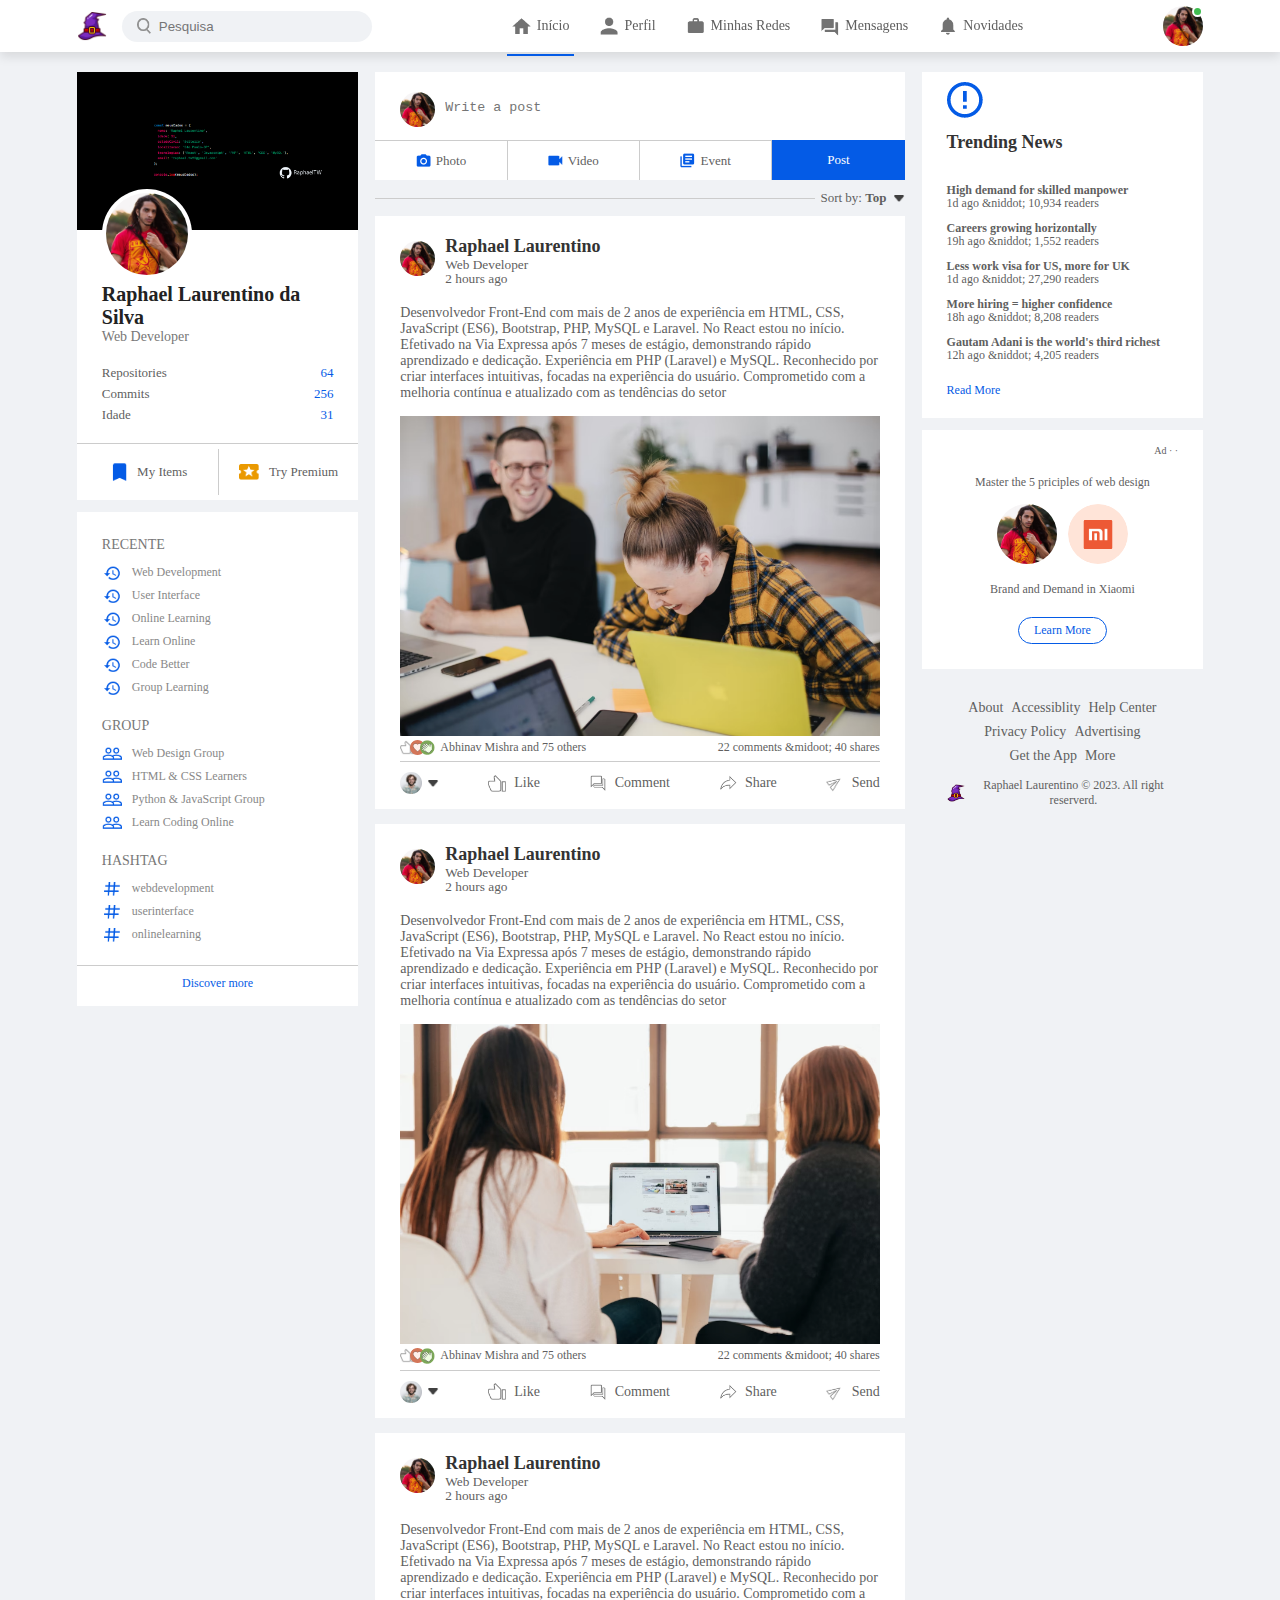
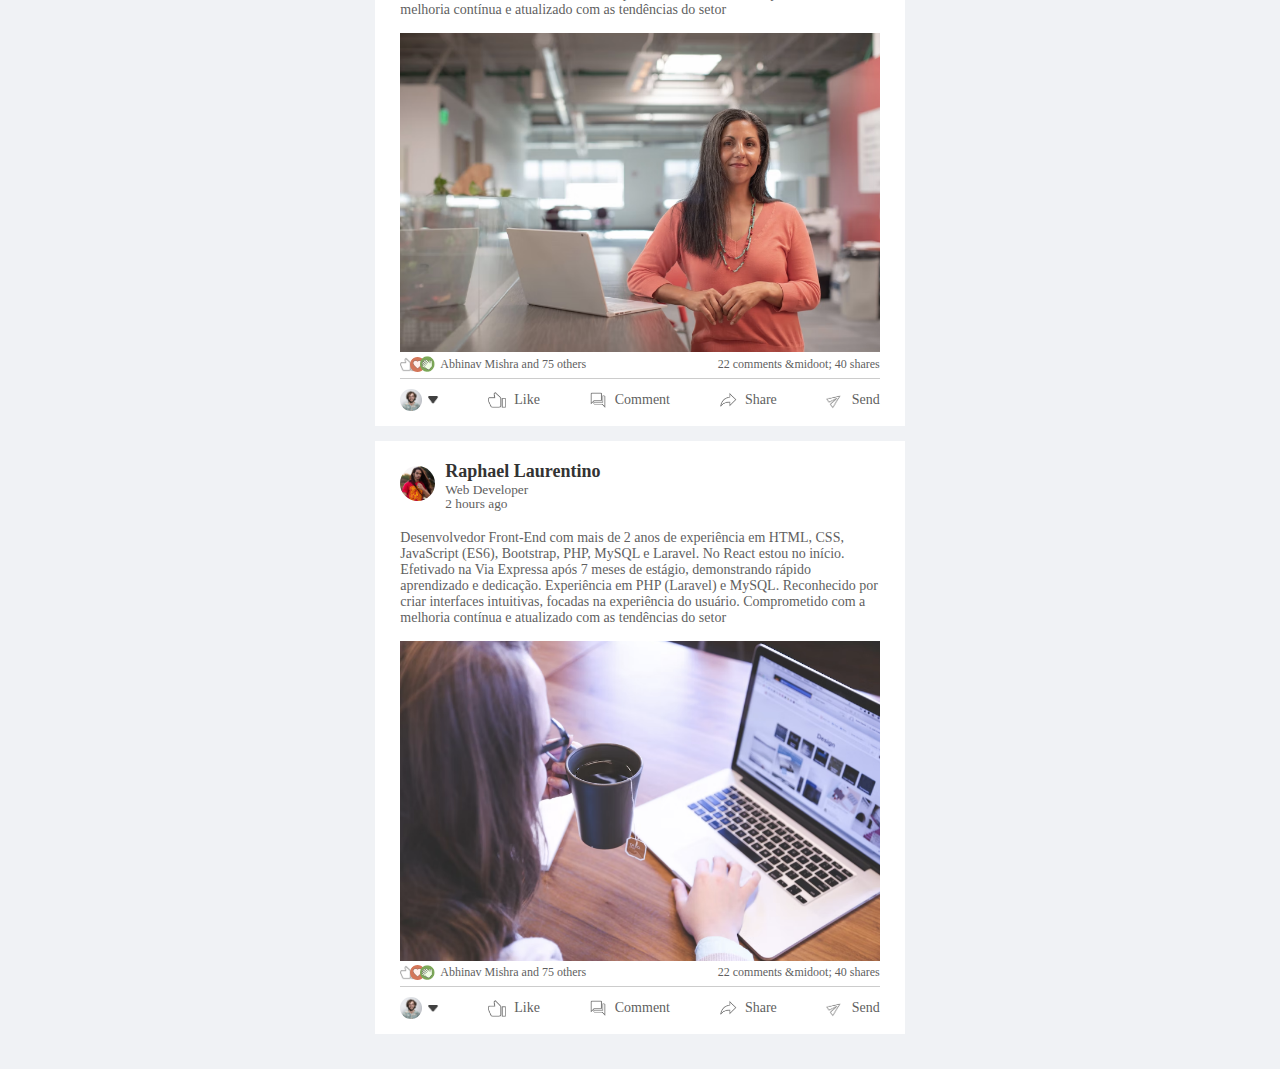
<file: index.html>
<!DOCTYPE html>
<html lang="pt-br">
<head>
    <meta charset="UTF-8" dir="ltr"/>
    <meta http-equiv="X-UA-Compatible" content="IE=edge"/>
    <meta name="viewport" content="width=device-width, initial-scale=1.0, shrink-to-fit=no"/>
    <meta name="description" content="Raphael Laurentino"/>
    <title>Raphael Laurentino</title>
    <link rel="stylesheet" href="./src/css/style.css">
</head>

<body>

    <nav class="navbar">
        <div class="navbar-left">
            <a href="index.html" class="logo"><img src="./src/img/logo.png" alt="imagem de logo"></a>

            <div class="search-box">
                <img src="./src/img/search.png" alt="lupa de pesquisa">
                <input type="text" placeholder="Pesquisa">
            </div>
        </div>

        <div class="navbar-center">
            <ul>
                <li><a href="index.html" class="active-link"><img src="./src/img/home.png" alt=""><span>Início</span></a></li>
                <li><a href="#"><img src="./src/img/network.png" alt=""><span>Perfil</span></a></li>
                <li><a href="#"><img src="./src/img/jobs.png" alt=""><span>Minhas Redes</span></a></li>
                <li><a href="#"><img src="./src/img/message.png" alt=""><span>Mensagens</span></a></li>
                <li><a href="#"><img src="./src/img/notification.png" alt=""><span>Novidades</span></a></li>
            </ul>
        </div>

        <div class="navbar-right">
            <div class="online">
                <img src="./src/img/profile.jpg" alt="imagem de perfil" class="nav-profile-img" onclick="toggleMenu()">
            </div>
        </div>
        <!-- PROFILE-DROP-DOWN-MENU -->
        <div class="profile-menu-wrap" id="profileMenu">
            <div class="profile-menu">
                <div class="user-info">
                    <img src="./src/img/profile.jpg" alt="">
                    <div>
                        <h3>Raphael Laurentino</h3>
                        <a href="#">See your profile</a>
                    </div>
                </div>
                <hr>
                <a href="#" class="profile-menu-link">
                    <img src="./src/img/feedback.png" alt="imagem de ícone feedback">
                    <p>Give feedback</p>
                    <span>></span>
                </a>
                <a href="#" class="profile-menu-link">
                    <img src="./src/img/setting.png" alt="imagem de ícone configuração">
                    <p>Setting & Privacy</p>
                    <span>></span>
                </a>
                <a href="#" class="profile-menu-link">
                    <img src="./src/img/help.png" alt="imagem de ícone ajuda e suporte">
                    <p>Help & Support</p>
                    <span>></span>
                </a>
                <a href="#" class="profile-menu-link">
                    <img src="./src/img/display.png" alt="imagem de ícone exibição e acessibilidade">
                    <p>Display & Aceessiblity</p>
                    <span>></span>
                </a>
                <a href="#" class="profile-menu-link">
                    <img src="./src/img/logout.png" alt="imagem de ícone sair">
                    <p>Logout</p>
                    <span>></span>
                </a>
            </div>
        </div>
    </nav>

    <div class="container">
        <!-- LEFT SIDEBAR -->
        <div class="left-sidebar">
            <div class="sidebar">
                <div class="sidebar-profile-box">
                    <img src="./src/img/image-background-profile.png" width="100%" alt="imagem de fundo do perfil">
                    <div class="sidebar-profile-info">
                        <img src="./src/img/profile.jpg" alt="foto de perfil">
                        <h1>Raphael Laurentino da Silva</h1>
                        <h3>Web Developer</h3>
                        <ul>
                            <li>Repositories <span>64</span></li>
                            <li>Commits <span>256</span></li>
                            <li>Idade <span>31</span></li>
                        </ul>
                    </div>
                    <div class="sidebar-profile-link">
                        <a href="#"><img src="./src/img/items.png" alt="">My Items</a>
                        <a href="#"><img src="./src/img/premium.png" alt="">Try Premium</a>
                    </div>
                </div>

                <div class="sidebar-activity">
                    <h3>RECENTE</h3>
                    <a href="#"><img src="./src/img/recent.png" alt="recentes"> Web Development</a>
                    <a href="#"><img src="./src/img/recent.png" alt="recentes"> User Interface</a>
                    <a href="#"><img src="./src/img/recent.png" alt="recentes"> Online Learning</a>
                    <a href="#"><img src="./src/img/recent.png" alt="recentes"> Learn Online</a>
                    <a href="#"><img src="./src/img/recent.png" alt="recentes"> Code Better</a>
                    <a href="#"><img src="./src/img/recent.png" alt="recentes"> Group Learning</a>
                    <h3>GROUP</h3>
                    <a href="#"><img src="./src/img/group.png" alt="recentes"> Web Design Group</a>
                    <a href="#"><img src="./src/img/group.png" alt="recentes"> HTML & CSS Learners</a>
                    <a href="#"><img src="./src/img/group.png" alt="recentes"> Python & JavaScript Group</a>
                    <a href="#"><img src="./src/img/group.png" alt="recentes"> Learn Coding Online</a>
                    <h3>HASHTAG</h3>
                    <a href="#"><img src="./src/img/hashtag.png" alt="recentes"> webdevelopment</a>
                    <a href="#"><img src="./src/img/hashtag.png" alt="recentes"> userinterface</a>
                    <a href="#"><img src="./src/img/hashtag.png" alt="recentes"> onlinelearning</a>
                    <div class="discover-more-link">
                        <a href="#">Discover more</a>
                    </div>
                </div>
            </div>
        </div>

        <div class="main-content">
            <div class="create-post">
                <div class="create-post-input">
                    <img src="./src/img/profile.jpg" alt="">
                    <textarea rows="2" placeholder="Write a post"></textarea>
                </div>
                <div class="create-post-links">
                    <li><img src="./src/img/photo.png" alt="imagem ícone foto">Photo</li>
                    <li><img src="./src/img/video.png" alt="imagem ícone video">Video</li>
                    <li><img src="./src/img/event.png" alt="imagem ícone evento">Event</li>
                    <li>Post</li>
                </div>
            </div>

            <div class="sort-by">
                <hr>
                <p>Sort by: <span>Top <img src="./src/img/down-arrow.png" alt=""></span></p>
            </div>

            <!-- POST ONE -->
            <div class="post">
                <div class="post-author">
                    <img src="./src/img/profile.jpg" alt="">
                    <div>
                        <h1>Raphael Laurentino</h1>
                        <small>Web Developer</small>
                        <small>2 hours ago</small>
                    </div>
                </div>
                <p>Desenvolvedor Front-End com mais de 2 anos de experiência em HTML, CSS, JavaScript (ES6), Bootstrap, PHP, MySQL e Laravel. No React estou no início. Efetivado na Via Expressa após 7 meses de estágio, demonstrando rápido aprendizado e dedicação. Experiência em PHP (Laravel) e MySQL. Reconhecido por criar interfaces intuitivas, focadas na experiência do usuário. Comprometido com a melhoria contínua e atualizado com as tendências do setor</p>
                <img src="./src/img/post-image-1.png" alt="" width="100%">

                <div class="post-stats">
                    <div>
                        <img src="./src/img/thumbsup.png" alt="">
                        <img src="./src/img/love.png" alt="">
                        <img src="./src/img/clap.png" alt="">
                        <span class="liked-users">Abhinav Mishra and 75 others</span>
                    </div>
                    <div>
                        <span>22 comments &midoot; 40 shares</span>
                    </div>
                </div>
                <div class="post-activity">
                    <div>
                        <img src="./src/img/user-2.png" alt="" class="post-activity-user-icon">
                        <img src="./src/img/down-arrow.png" alt="" class="post-activity-arrow-icon">
                    </div>
                    <div class="post-activity-link">
                        <img src="./src/img/like.png" alt="imagem de curtida">
                        <span>Like</span>
                    </div>
                    <div class="post-activity-link">
                        <img src="./src/img/comment.png" alt="imagem de comentário">
                        <span>Comment</span>
                    </div>
                    <div class="post-activity-link">
                        <img src="./src/img/share.png" alt="imagem de compartilhar">
                        <span>Share</span>
                    </div>
                    <div class="post-activity-link">
                        <img src="./src/img/send.png" alt="imagem de enviar">
                        <span>Send</span>
                    </div>
                </div>
            </div>

            <!-- POST TWO -->
            <div class="post">
                <div class="post-author">
                    <img src="./src/img/profile.jpg" alt="">
                    <div>
                        <h1>Raphael Laurentino</h1>
                        <small>Web Developer</small>
                        <small>2 hours ago</small>
                    </div>
                </div>
                <p>Desenvolvedor Front-End com mais de 2 anos de experiência em HTML, CSS, JavaScript (ES6), Bootstrap, PHP, MySQL e Laravel. No React estou no início. Efetivado na Via Expressa após 7 meses de estágio, demonstrando rápido aprendizado e dedicação. Experiência em PHP (Laravel) e MySQL. Reconhecido por criar interfaces intuitivas, focadas na experiência do usuário. Comprometido com a melhoria contínua e atualizado com as tendências do setor</p>
                <img src="./src/img/post-image-2.png" alt="" width="100%">

                <div class="post-stats">
                    <div>
                        <img src="./src/img/thumbsup.png" alt="">
                        <img src="./src/img/love.png" alt="">
                        <img src="./src/img/clap.png" alt="">
                        <span class="liked-users">Abhinav Mishra and 75 others</span>
                    </div>
                    <div>
                        <span>22 comments &midoot; 40 shares</span>
                    </div>
                </div>
                <div class="post-activity">
                    <div>
                        <img src="./src/img/user-2.png" alt="" class="post-activity-user-icon">
                        <img src="./src/img/down-arrow.png" alt="" class="post-activity-arrow-icon">
                    </div>
                    <div class="post-activity-link">
                        <img src="./src/img/like.png" alt="imagem de curtida">
                        <span>Like</span>
                    </div>
                    <div class="post-activity-link">
                        <img src="./src/img/comment.png" alt="imagem de comentário">
                        <span>Comment</span>
                    </div>
                    <div class="post-activity-link">
                        <img src="./src/img/share.png" alt="imagem de compartilhar">
                        <span>Share</span>
                    </div>
                    <div class="post-activity-link">
                        <img src="./src/img/send.png" alt="imagem de enviar">
                        <span>Send</span>
                    </div>
                </div>
            </div>

            <!-- POST THREE-->
            <div class="post">
                <div class="post-author">
                    <img src="./src/img/profile.jpg" alt="">
                    <div>
                        <h1>Raphael Laurentino</h1>
                        <small>Web Developer</small>
                        <small>2 hours ago</small>
                    </div>
                </div>
                <p>Desenvolvedor Front-End com mais de 2 anos de experiência em HTML, CSS, JavaScript (ES6), Bootstrap, PHP, MySQL e Laravel. No React estou no início. Efetivado na Via Expressa após 7 meses de estágio, demonstrando rápido aprendizado e dedicação. Experiência em PHP (Laravel) e MySQL. Reconhecido por criar interfaces intuitivas, focadas na experiência do usuário. Comprometido com a melhoria contínua e atualizado com as tendências do setor</p>
                <img src="./src/img/post-image-3.png" alt="" width="100%">

                <div class="post-stats">
                    <div>
                        <img src="./src/img/thumbsup.png" alt="">
                        <img src="./src/img/love.png" alt="">
                        <img src="./src/img/clap.png" alt="">
                        <span class="liked-users">Abhinav Mishra and 75 others</span>
                    </div>
                    <div>
                        <span>22 comments &midoot; 40 shares</span>
                    </div>
                </div>
                <div class="post-activity">
                    <div>
                        <img src="./src/img/user-2.png" alt="" class="post-activity-user-icon">
                        <img src="./src/img/down-arrow.png" alt="" class="post-activity-arrow-icon">
                    </div>
                    <div class="post-activity-link">
                        <img src="./src/img/like.png" alt="imagem de curtida">
                        <span>Like</span>
                    </div>
                    <div class="post-activity-link">
                        <img src="./src/img/comment.png" alt="imagem de comentário">
                        <span>Comment</span>
                    </div>
                    <div class="post-activity-link">
                        <img src="./src/img/share.png" alt="imagem de compartilhar">
                        <span>Share</span>
                    </div>
                    <div class="post-activity-link">
                        <img src="./src/img/send.png" alt="imagem de enviar">
                        <span>Send</span>
                    </div>
                </div>
            </div>

            <!-- POST FOUR -->
            <div class="post">
                <div class="post-author">
                    <img src="./src/img/profile.jpg" alt="">
                    <div>
                        <h1>Raphael Laurentino</h1>
                        <small>Web Developer</small>
                        <small>2 hours ago</small>
                    </div>
                </div>
                <p>Desenvolvedor Front-End com mais de 2 anos de experiência em HTML, CSS, JavaScript (ES6), Bootstrap, PHP, MySQL e Laravel. No React estou no início. Efetivado na Via Expressa após 7 meses de estágio, demonstrando rápido aprendizado e dedicação. Experiência em PHP (Laravel) e MySQL. Reconhecido por criar interfaces intuitivas, focadas na experiência do usuário. Comprometido com a melhoria contínua e atualizado com as tendências do setor</p>
                <img src="./src/img/post-image-4.png" alt="" width="100%">

                <div class="post-stats">
                    <div>
                        <img src="./src/img/thumbsup.png" alt="">
                        <img src="./src/img/love.png" alt="">
                        <img src="./src/img/clap.png" alt="">
                        <span class="liked-users">Abhinav Mishra and 75 others</span>
                    </div>
                    <div>
                        <span>22 comments &midoot; 40 shares</span>
                    </div>
                </div>
                <div class="post-activity">
                    <div>
                        <img src="./src/img/user-2.png" alt="" class="post-activity-user-icon">
                        <img src="./src/img/down-arrow.png" alt="" class="post-activity-arrow-icon">
                    </div>
                    <div class="post-activity-link">
                        <img src="./src/img/like.png" alt="imagem de curtida">
                        <span>Like</span>
                    </div>
                    <div class="post-activity-link">
                        <img src="./src/img/comment.png" alt="imagem de comentário">
                        <span>Comment</span>
                    </div>
                    <div class="post-activity-link">
                        <img src="./src/img/share.png" alt="imagem de compartilhar">
                        <span>Share</span>
                    </div>
                    <div class="post-activity-link">
                        <img src="./src/img/send.png" alt="imagem de enviar">
                        <span>Send</span>
                    </div>
                </div>
            </div>
        </div>

        <!-- [RIGHT SIDEBAR] -->
        <div class="right-sidebar">
            <div class="sidebar-news">
                <img src="./src/img/more.png" alt="" class="info-ico">
                <h3>Trending News</h3>
                <a href="#">High demand for skilled manpower</a>
                <span>1d ago &niddot; 10,934 readers</span>

                <a href="#">Careers growing horizontally</a>
                <span>19h ago &niddot; 1,552 readers</span>

                <a href="#">Less work visa for US, more for UK</a>
                <span>1d ago &niddot; 27,290 readers</span>

                <a href="#">More hiring = higher confidence</a>
                <span>18h ago &niddot; 8,208 readers</span>

                <a href="#">Gautam Adani is the world's third richest</a>
                <span>12h ago &niddot; 4,205 readers</span>

                <a href="#" class="read-more-link">Read More</a>
            </div>

            <div class="sidebar-ad">
                <small>Ad &middot; &middot;</small>
                <p>Master the 5 priciples of web design</p>
                <div>
                    <img src="./src/img/profile.jpg" alt="">
                    <img src="./src/img/mi-logo.png" alt="">
                </div>
                <b>Brand and Demand in Xiaomi</b>
                <a href="#" class="ad-link">Learn More</a>
            </div>

            <div class="sidebar-useful-links">
                <a href="#">About</a>
                <a href="#">Accessiblity</a>
                <a href="#">Help Center</a>
                <a href="#">Privacy Policy</a>
                <a href="#">Advertising</a>
                <a href="#">Get the App</a>
                <a href="#">More</a>

                <div class="copyright-msg">
                    <img src="./src/img/logo.png" alt="imagem logo">
                    <p>Raphael Laurentino &#169; 2023. All right reserverd.</p>
                </div>
            </div>
        </div>
    </div>

    <script>
        let profileMenu = document.getElementById("profileMenu");

        function toggleMenu(){
            profileMenu.classList.toggle("open-menu");
        }
    </script>
</body>
</html>
</file>
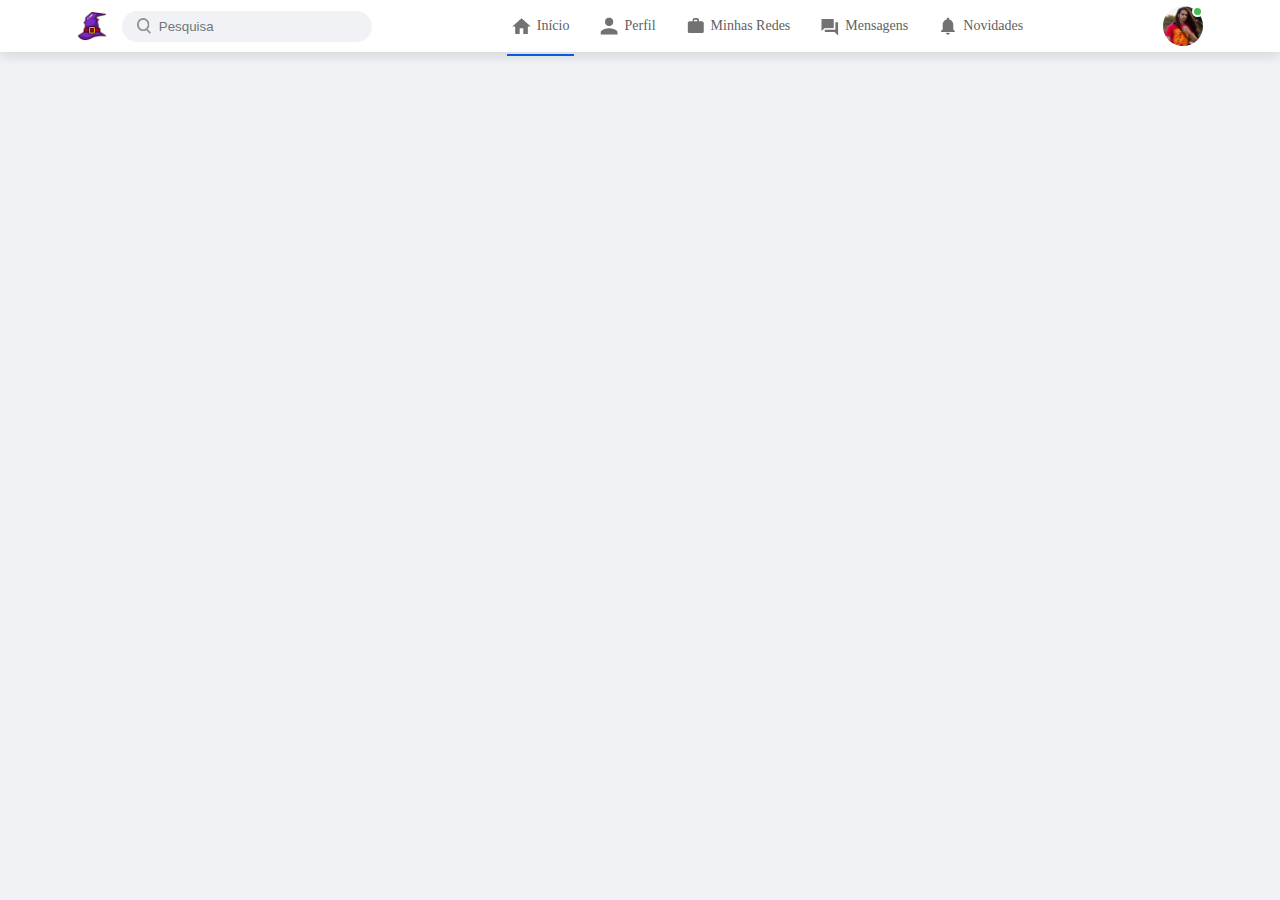
<file: profile.html>
<!DOCTYPE html>
<html lang="pt-br">
<head>
    <meta charset="UTF-8" dir="ltr"/>
    <meta http-equiv="X-UA-Compatible" content="IE=edge"/>
    <meta name="viewport" content="width=device-width, initial-scale=1.0, shrink-to-fit=no"/>
    <meta name="description" content="Raphael Laurentino"/>
    <title>Raphael Laurentino</title>
    <link rel="stylesheet" href="./src/css/style.css">
</head>

<body>

    <nav class="navbar">
        <div class="navbar-left">
            <a href="index.html" class="logo"><img src="./src/img/logo.png" alt="imagem de logo"></a>

            <div class="search-box">
                <img src="./src/img/search.png" alt="lupa de pesquisa">
                <input type="text" placeholder="Pesquisa">
            </div>
        </div>

        <div class="navbar-center">
            <ul>
                <li><a href="index.html" class="active-link"><img src="./src/img/home.png" alt=""><span>Início</span></a></li>
                <li><a href="#"><img src="./src/img/network.png" alt=""><span>Perfil</span></a></li>
                <li><a href="#"><img src="./src/img/jobs.png" alt=""><span>Minhas Redes</span></a></li>
                <li><a href="#"><img src="./src/img/message.png" alt=""><span>Mensagens</span></a></li>
                <li><a href="#"><img src="./src/img/notification.png" alt=""><span>Novidades</span></a></li>
            </ul>
        </div>

        <div class="navbar-right">
            <div class="online">
                <img src="./src/img/profile.jpg" alt="imagem de perfil" class="nav-profile-img" onclick="toggleMenu()">
            </div>
        </div>
        <!-- PROFILE-DROP-DOWN-MENU -->
        <div class="profile-menu-wrap" id="profileMenu">
            <div class="profile-menu">
                <div class="user-info">
                    <img src="./src/img/profile.jpg" alt="">
                    <div>
                        <h3>Raphael Laurentino</h3>
                        <a href="#">See your profile</a>
                    </div>
                </div>
                <hr>
                <a href="#" class="profile-menu-link">
                    <img src="./src/img/feedback.png" alt="imagem de ícone feedback">
                    <p>Give feedback</p>
                    <span>></span>
                </a>
                <a href="#" class="profile-menu-link">
                    <img src="./src/img/setting.png" alt="imagem de ícone configuração">
                    <p>Setting & Privacy</p>
                    <span>></span>
                </a>
                <a href="#" class="profile-menu-link">
                    <img src="./src/img/help.png" alt="imagem de ícone ajuda e suporte">
                    <p>Help & Support</p>
                    <span>></span>
                </a>
                <a href="#" class="profile-menu-link">
                    <img src="./src/img/display.png" alt="imagem de ícone exibição e acessibilidade">
                    <p>Display & Aceessiblity</p>
                    <span>></span>
                </a>
                <a href="#" class="profile-menu-link">
                    <img src="./src/img/logout.png" alt="imagem de ícone sair">
                    <p>Logout</p>
                    <span>></span>
                </a>
            </div>
        </div>
    </nav>

    <script>
        let profileMenu = document.getElementById("profileMenu");

        function toggleMenu(){
            profileMenu.classList.toggle("open-menu");
        }
    </script>
</body>
</html>
</file>
<file: src/css/style.css>
/* NavBar Início */
* {
    margin: 0;
    padding: 0;
    font-size: 'Poppins', sans-serif;
    box-sizing: border-box;
}

body {
    background: #f0f2f5;
    color: #5f5f5f;
}

a {
    text-decoration: none;
    color: #5f5f5f;
}

.navbar {
    display: flex;
    align-items: center;
    justify-content: space-between;
    background: #fff;
    padding: 6px 6%;
    position: sticky;
    top: 0;
    z-index: 100;
    box-shadow: 0 5px 10px rgba(0, 0, 0, 0.1);
}

.logo img {
    width: 30px;
    margin-right: 15px;
    display: block;
}

.navbar-center ul li {
    display: inline-block;
    list-style: none;
}

.navbar-center ul li a {
    display: flex;
    align-items: center;
    font-size: 14px;
    margin: 5px 8px;
    padding-right: 5px;
    position: relative;
}

.navbar-center ul li a img {
    width: 30px;
}

.navbar-center ul li a::after {
    content: '';
    width: 0;
    height: 2px;
    background: #045be6;
    position: absolute;
    bottom: -15px;
    transition: width 0.3s;
}

.navbar-center ul li a:hover::after,
.navbar-center ul li a.active-link::after {
    width: 100%;
}

.nav-profile-img {
    width: 40px;
    border-radius: 50%;
    display: block;
    cursor: pointer;
    position: relative;
}

.online {
    position: relative;
}

.online::after {
    content: '';
    width: 7px;
    height: 7px;
    border: 2px solid #fff;
    border-radius: 50%;
    right: 0px;
    top: 0px;
    background: #41bd51;
    position: absolute;
}

.search-box {
    background: #f0f2f5;
    width: 250px;
    border-radius: 20px;
    display: flex;
    align-items: center;
    padding: 0 15px;
}

.navbar-left {
    display: flex;
    align-items: center;
}

.search-box img {
    width: 14px;
}

.search-box input {
    width: 100%;
    background: transparent;
    padding: 8px;
    outline: none;
    border: 0;
}

/* NavBar Fim */

.container {
    padding: 20px 6%;
    display: flex;
    flex-wrap: wrap;
    justify-content: space-between;
}

/* ---- LEFT SIDEBAR ---- */
.left-sidebar {
    flex-basis: 25%;
    align-self: flex-start;
}

.sidebar-profile-box {
    background: #fff;
}

.sidebar-profile-info {
    padding: 0 25px;
}

.sidebar-profile-info img {
    width: 90px;
    border-radius: 50%;
    background: #fff;
    padding: 4px;
    margin-top: -45px;
}

.sidebar-profile-info h1 {
    font-size: 20px;
    font-weight: 600;
    color: #222;
}

.sidebar-profile-info h3 {
    font-size: 14px;
    font-weight: 500;
    color: #777;
}

.sidebar-profile-info ul {
    list-style: none;
    margin: 20px 0;
}

.sidebar-profile-info ul li {
    width: 100%;
    margin: 5px 0;
    font-size: 13px;
}

.sidebar-profile-info ul li span {
    float: right;
    color: #045be6;
}

.sidebar-profile-link {
    display: flex;
    align-items: center;
    border-top: 1px solid #ccc;
}

.sidebar-profile-link a {
    flex-basis: 50%;
    display: flex;
    align-items: center;
    justify-content: center;
    padding: 15px 0;
    font-size: 13px;
    border-left: 1px solid #ccc;
}

.sidebar-profile-link a:first-child {
    border-left: 0;
}

.sidebar-profile-link a img {
    width: 20px;
    margin-right: 10px;
}

.sidebar-activity {
    background: #fff;
    padding: 5px 25px;
    margin: 12px 0;
}

.sidebar-activity h3 {
    color: #777;
    font-size: 14px;
    font-weight: 500;
    margin: 20px 0 10px;
}

.sidebar-activity a {
    display: flex;
    align-items: center;
    font-size: 12px;
    font-weight: 500;
    color: #888;
    margin: 3px 0;
}

.sidebar-activity a img {
    width: 20px;
    margin-right: 10px;
}

.discover-more-link {
    border-top: 1px solid #ccc;
    text-align: center;
    margin-top: 20px;
    margin-left: -25px;
    margin-right: -25px;
}

.discover-more-link a {
    color: #045be6;
    display: inline-block;
    margin: 10px 0;
}

/* ---- RIGHT SIDEBAR ---- */
.right-sidebar {
    flex-basis: 25%;
    align-self: flex-start;
}

.sidebar-news {
    background: #fff;
    padding: 10px 25px;
}

.info-icon {
    width: 15px;
    float: right;
    margin-top: 15px;
}

.sidebar-news h3 {
    font-size: 18px;
    font-weight: 600;
    color: #333;
    margin: 10px 0 30px;
}

.sidebar-news a {
    display: block;
    font-size: 12px;
    font-weight: 600;
    margin-top: 10px;
    margin-bottom: -5px;
}

.sidebar-news span {
    font-size: 12px;
}

.sidebar-news .read-more-link {
    color: #045be6;
    font-weight: 500;
    margin: 20px 0 10px;
}

.sidebar-ad {
    background: #fff;
    padding: 15px 25px;
    text-align: center;
    margin: 12px 0;
    font-size: 12px;
}

.sidebar-ad img {
    width: 60px;
    border-radius: 50%;
    margin: 4px;
}

.sidebar-ad small {
    float: right;
    font-weight: 500;
}

.sidebar-ad p {
    margin-top: 30px;
    margin-bottom: 10px;
}

.sidebar-ad b {
    display: block;
    font-weight: 500;
    margin-top: 10px;
}

.ad-link {
    display: inline-block;
    border: 1px solid #045be6;
    border-radius: 30px;
    padding: 5px 15px;
    color: #045be6;
    font-weight: 500;
    margin: 20px auto 10px;
}

.sidebar-useful-links {
    padding: 15px 25px;
    text-align: center;
}

.sidebar-useful-links a {
    display: inline-block;
    font-size: 14px;
    margin: 4px 2px;
}

.copyright-msg {
    display: flex;
    align-items: center;
    justify-content: center;
    font-size: 12px;
    margin-top: 10px;
    font-weight: 500;
}

.copyright-msg img {
    width: 18px;
    margin-right: 4px;
}

/* ---- MAIN CONTENT ---- */
.main-content {
    flex-basis: 47%;
}

.create-post {
    background: #fff;
}

.create-post-input {
    padding: 20px 25px 10px;
    display: flex;
    align-items: flex-start;
}

.create-post-input img {
    width: 35px;
    border-radius: 50%;
    margin-right: 10px;
}

.create-post-input textarea {
    width: 100%;
    border: 0;
    outline: 0;
    resize: none;
    background: transparent;
    margin-top: 8px;
}

::placeholder {
    font-weight: 500;
}

.create-post-links {
    display: flex;
    align-items: flex-start;
}

.create-post-links li {
    list-style: none;
    border-top: 1px solid #ccc;
    border-right: 1px solid #ccc;
    flex-basis: 25%;
    height: 40px;
    font-size: 13px;
    display: flex;
    align-items: center;
    justify-content: center;
    cursor: pointer;
}

.create-post-links li img {
    width: 15px;
    margin-right: 5px;
}

.create-post-links li:last-child {
    background: #045be6;
    color: #fff;
    border-top: 0;
    border-right: 0;
}

.sort-by {
    display: flex;
    align-items: center;
    margin: 10px 0;
}

.sort-by hr {
    flex: 1;
    border: 0;
    height: 1px;
    background: #ccc;
}

.sort-by p {
    font-size: 13px;
    padding-left: 5px;
}

.sort-by p span {
    font-weight: 600;
    cursor: pointer;
}

.sort-by p span img {
    width: 12px;
    margin-left: 3px;
}

.post {
    background: #ffffff;
    padding: 20px 25px 5px;
    margin: 5px 0 15px;
}

.post-author {
    display: flex;
    align-items: flex-start;
    margin-bottom: 20px;
}

.post-author img {
    width: 35px;
    border-radius: 50%;
    margin-right: 10px;
    margin-top: 5px;
}

.post-author h1 {
    font-size: 18px;
    font-weight: 600;
    color: #333;
}

.post-author small {
    display: block;
    margin-bottom: -2px;
}

.post p {
    font-size: 14px;
    margin-bottom: 15px;
}

.post-stats {
    display: flex;
    flex-wrap: wrap;
    align-items: center;
    justify-content: space-between;
    font-size: 12px;
    border-bottom: 1px solid #ccc;
    padding-bottom: 6px;
}

.post-stats div {
    display: flex;
    align-items: center;
}

.post-stats img {
    width: 15px;
    margin-right: -5px;
}

.liked-users {
    margin-left: 10px;
}

.post-activity {
    display: flex;
    align-items: center;
    justify-content: space-between;
    padding: 10px 0;
    font-size: 14px;
    font-weight: 500;
}

.post-activity div {
    display: flex;
    align-items: center;
}

.post-activity-user-icon {
    width: 22px;
    border-radius: 50%;
}

.post-activity-arrow-icon {
    width: 12px;
    margin-left: 5px;
}

.post-activity-link img {
    width: 18px;
    margin-right: 8px;
}

/* PROFILE DROP DOWN MENU */
.profile-menu-wrap {
    position: absolute;
    top: 100%;
    right: 5%;
    width: 320px;
    max-height: 0;
    overflow: hidden;
    transition: max-height 0.5s;
}

.profile-menu-wrap.open-menu {
    max-height: 40px;
}

.profile-menu {
    background: #222;
    color: #ffffff;
    padding: 20px;
    margin: 10px;
}

.user-info {
    display: flex;
    align-items: center;
}

.user-info img {
    width: 50px;
    border-radius: 50%;
    margin-right: 15px;
}

.user-info h3 {
    font-weight: 500;
    margin-bottom: -7px;
}

.user-info a {
    color: #c9dbf8;
    font-size: 13px;
}

.profile-menu hr {
    border: 0;
    height: 1px;
    width: 100%;
    background: #ffffff;
    margin: 15px 0 10px;
}

.profile-menu-link {
    display: flex;
    align-items: center;
    color: #ffffff;
    margin: 12px 0;
    font-size: 14px;
}

.profile-menu-link p {
    width: 100%;
}

.profile-menu-link img {
    width: 35px;
    border-radius: 50%;
    margin-right: 15px;
}
</file>
